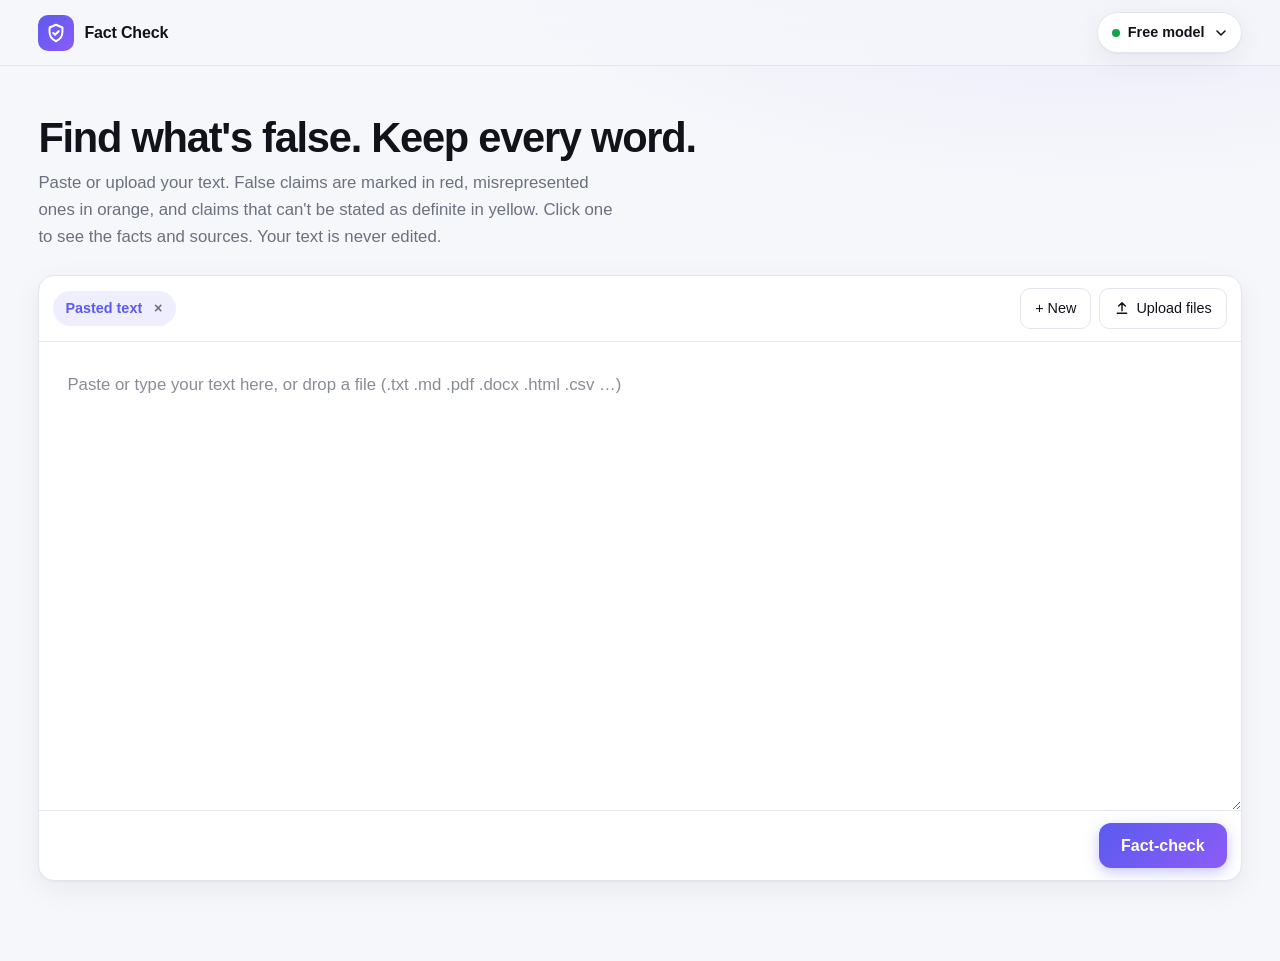
<file: index.html>
<!doctype html>
<html lang="en">
<head>
<meta charset="utf-8">
<meta name="viewport" content="width=device-width, initial-scale=1">
<meta name="theme-color" content="#6366f1">
<title>Fact Check</title>
<link rel="stylesheet" href="style.css">
</head>
<body>
<header class="topbar">
  <div class="brand">
    <svg class="logo" viewBox="0 0 24 24" width="22" height="22" fill="none" stroke="currentColor" stroke-width="2.2" stroke-linecap="round" stroke-linejoin="round" aria-hidden="true"><path d="M12 3l7 3v5c0 4.5-3 8.2-7 10-4-1.8-7-5.5-7-10V6l7-3z"/><path d="M9 12l2 2 4-4"/></svg>
    <span>Fact Check</span>
  </div>
  <button id="engine" class="engine" type="button" aria-haspopup="dialog" title="Choose the AI that checks your text">
    <span class="dot" aria-hidden="true"></span>
    <span id="engine-label">Free model</span>
    <svg viewBox="0 0 24 24" width="16" height="16" fill="none" stroke="currentColor" stroke-width="2.4" stroke-linecap="round" stroke-linejoin="round" aria-hidden="true"><path d="M6 9l6 6 6-6"/></svg>
  </button>
</header>

<main>
  <section class="hero">
    <h1>Find what's false. Keep every word.</h1>
    <p>Paste or upload your text. False claims are marked in red, misrepresented ones in orange, and claims that can't be stated as definite in yellow. Click one to see the facts and sources. Your text is never edited.</p>
  </section>

  <section class="editor" aria-label="Text to check">
    <div class="editor-head">
      <div id="tabs" class="tabs" role="tablist"></div>
      <div class="actions">
        <button id="add-doc" class="ghost" type="button" title="New blank text">+ New</button>
        <button id="upload" class="ghost" type="button">
          <svg viewBox="0 0 24 24" width="16" height="16" fill="none" stroke="currentColor" stroke-width="2.2" stroke-linecap="round" stroke-linejoin="round" aria-hidden="true"><path d="M12 16V4M7 9l5-5 5 5M5 20h14"/></svg>
          Upload files
        </button>
        <input id="file" type="file" multiple hidden accept=".txt,.md,.markdown,.csv,.tsv,.json,.html,.htm,.xml,.log,.pdf,.docx">
      </div>
    </div>

    <div id="drop" class="drop">
      <textarea id="input" placeholder="Paste or type your text here, or drop a file (.txt .md .pdf .docx .html .csv …)" spellcheck="false" autofocus></textarea>
      <div id="review" class="review" hidden></div>
    </div>

    <div id="suggestions" class="suggestions" hidden>
      <div class="suggestions-head">Google Search suggestions</div>
      <div id="suggestions-list"></div>
    </div>

    <div id="legend" class="legend" hidden>
      <span class="key" data-verdict="false"><i aria-hidden="true"></i>False</span>
      <span class="key" data-verdict="misleading"><i aria-hidden="true"></i>Misrepresented</span>
      <span class="key" data-verdict="unverified"><i aria-hidden="true"></i>Can't be said definitely</span>
    </div>

    <div class="editor-foot">
      <span id="status" role="status"></span>
      <button id="edit" class="ghost" type="button" hidden>Edit text</button>
      <button id="check" class="primary" type="button">Fact-check</button>
    </div>
  </section>
</main>

<dialog id="settings" aria-labelledby="settings-title">
  <form method="dialog" class="sheet">
    <div class="sheet-head">
      <h2 id="settings-title">AI engine</h2>
      <button class="icon" value="close" aria-label="Close">×</button>
    </div>

    <label class="field">
      <span>AI provider</span>
      <select id="provider"></select>
    </label>

    <p id="provider-note" class="note"></p>

    <div class="panel" id="panel-key" hidden>
      <label class="field" id="url-field" hidden>
        <span>API address</span>
        <input id="custom-url" type="text" placeholder="https://your-server/v1" autocomplete="off" spellcheck="false">
      </label>
      <label class="field">
        <span id="key-label">API key</span>
        <input id="key" type="password" placeholder="Paste your key" autocomplete="off" spellcheck="false">
      </label>
      <label class="check"><input id="remember" type="checkbox"> Remember key on this device</label>
      <div class="search-option" id="search-field" hidden>
        <label class="check"><input id="web-search" type="checkbox"> Search the web for real sources</label>
        <span id="search-hint" class="hint"></span>
      </div>
      <div class="field">
        <span>Model</span>
        <span class="row">
          <input id="model" type="text" placeholder="Search, or type a model name" autocomplete="off" spellcheck="false" aria-label="Model">
          <button id="load-models" class="ghost" type="button" title="List the models your key can use">Load my models</button>
        </span>
        <div id="model-menu" class="menu" role="listbox" aria-label="Models"></div>
        <span class="hint">Recently used first, then the models most likely to get facts right. The ranking is a rule of thumb (bigger, newer models tend to be more accurate), not a benchmark.</span>
      </div>
      <p id="key-hint" class="hint"></p>
    </div>

    <div class="panel" id="panel-ollama" hidden>
      <label class="field">
        <span>Ollama address</span>
        <input id="ollama-url" type="text" placeholder="http://localhost:11434" autocomplete="off" spellcheck="false">
      </label>
      <label class="field">
        <span>Model</span>
        <span class="row">
          <select id="ollama-model"></select>
          <button id="detect-ollama" class="ghost" type="button">Detect models</button>
        </span>
      </label>
      <p class="hint">Install <a href="https://ollama.com" target="_blank" rel="noopener">Ollama</a>, run <code>ollama pull llama3.1</code>, then start it with <code>OLLAMA_ORIGINS=* ollama serve</code>. Optional: nothing else needs it.</p>
    </div>

    <p id="settings-status" class="settings-status" role="status"></p>
    <div class="sheet-foot"><button class="primary" value="done">Done</button></div>
  </form>
</dialog>

<div id="bubble" class="bubble" role="dialog" aria-labelledby="bubble-label" hidden>
  <div id="bubble-label" class="bubble-label">Corrected fact</div>
  <p id="bubble-correction" class="bubble-correction"></p>
  <p id="bubble-why" class="bubble-why"></p>
  <div class="bubble-sources">
    <div class="bubble-sources-head">Sources</div>
    <ul id="bubble-sources"></ul>
    <p id="bubble-sources-note" class="bubble-sources-note"></p>
  </div>
</div>

<script src="core.js"></script>
<script src="app.js"></script>
</body>
</html>
</file>
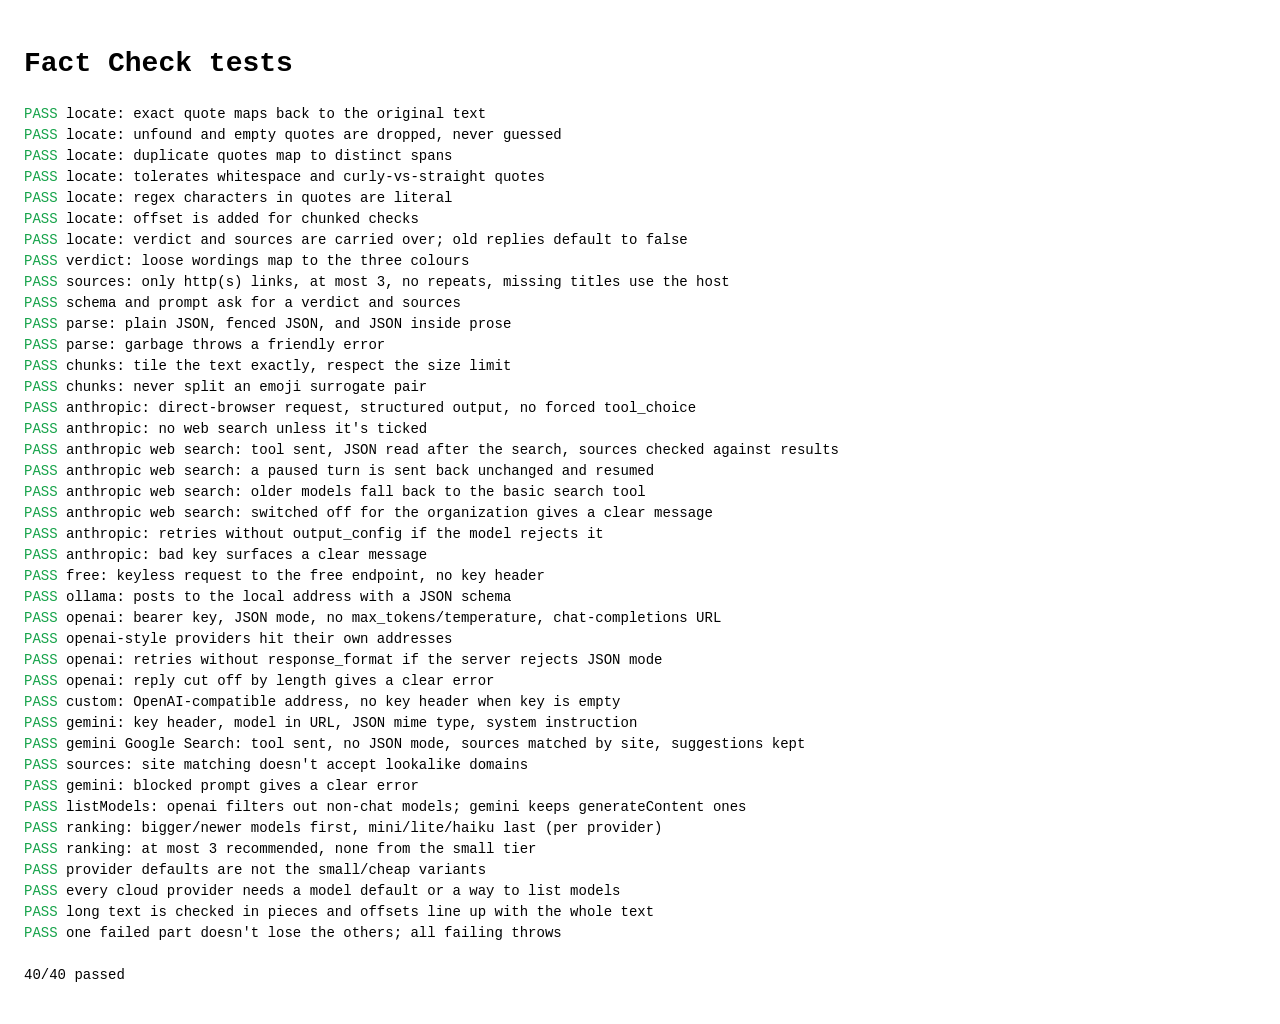
<file: tests.html>
<!doctype html>
<html lang="en">
<head>
<meta charset="utf-8">
<title>Fact Check tests</title>
<style>
  body { font: 14px/1.5 ui-monospace, Menlo, monospace; padding: 16px; }
  .pass { color: #16a34a; } .fail { color: #dc2626; font-weight: 700; }
</style>
</head>
<body>
<h1>Fact Check tests</h1>
<pre id="out"></pre>
<script src="core.js"></script>
<script>
(async () => {
  const C = window.FactCore;
  const out = document.getElementById("out");
  let failed = 0, total = 0;
  const eq = (a, b) => JSON.stringify(a) === JSON.stringify(b);
  async function test(name, fn) {
    total++;
    try { await fn(); out.insertAdjacentHTML("beforeend", `<span class="pass">PASS</span> ${name}\n`); }
    catch (e) { failed++; out.insertAdjacentHTML("beforeend", `<span class="fail">FAIL</span> ${name}: ${e.message}\n`); }
  }
  const ok = (cond, msg) => { if (!cond) throw new Error(msg || "assertion failed"); };

  await test("locate: exact quote maps back to the original text", () => {
    const text = "Paris is the capital of Germany. Water boils at 100C.";
    const { located, dropped } = C.locateClaims(text, [{ quote: "capital of Germany", correction: "France" }]);
    ok(dropped === 0 && text.slice(located[0].start, located[0].end) === "capital of Germany");
  });
  await test("locate: unfound and empty quotes are dropped, never guessed", () => {
    const r = C.locateClaims("Hello world", [{ quote: "Goodbye" }, { quote: "" }]);
    ok(r.located.length === 0 && r.dropped === 2);
  });
  await test("locate: duplicate quotes map to distinct spans", () => {
    const r = C.locateClaims("It is 5 miles. Really, it is 5 miles.", [{ quote: "it is 5 miles" }, { quote: "It is 5 miles" }]);
    ok(eq(r.located.map((c) => [c.start, c.end]), [[0, 13], [23, 36]]), JSON.stringify(r.located));
  });
  await test("locate: tolerates whitespace and curly-vs-straight quotes", () => {
    const text = "The sun orbits\nthe Earth. She said “hello” and it’s fine.";
    const r = C.locateClaims(text, [{ quote: "sun orbits the Earth" }, { quote: 'said "hello" and it\'s fine' }]);
    ok(r.located.length === 2 && r.dropped === 0, JSON.stringify(r));
    ok(text.slice(r.located[0].start, r.located[0].end) === "sun orbits\nthe Earth");
  });
  await test("locate: regex characters in quotes are literal", () => {
    const text = "Is it (really) 2+2=5? Yes.";
    const r = C.locateClaims(text, [{ quote: "(really) 2+2=5?" }]);
    ok(r.located.length === 1 && text.slice(r.located[0].start, r.located[0].end) === "(really) 2+2=5?");
  });
  await test("locate: offset is added for chunked checks", () => {
    const r = C.locateClaims("abc def", [{ quote: "def" }], 100);
    ok(r.located[0].start === 104 && r.located[0].end === 107);
  });
  await test("locate: verdict and sources are carried over; old replies default to false", () => {
    const text = "Paris is in Germany. Coffee doubles your lifespan. Shakespeare wrote exactly 39 plays.";
    const r = C.locateClaims(text, [
      { quote: "in Germany", correction: "France" },
      { quote: "doubles your lifespan", verdict: "misleading", correction: "x", sources: [{ title: "WHO", url: "https://www.who.int/" }] },
      { quote: "exactly 39 plays", verdict: "unverified", correction: "y", sources: [] },
    ]);
    ok(eq(r.located.map((c) => c.verdict), ["false", "misleading", "unverified"]), JSON.stringify(r.located));
    ok(eq(r.located[1].sources, [{ title: "WHO", url: "https://www.who.int/" }]));
    ok(eq(r.located[0].sources, []) && eq(r.located[2].sources, []));
  });
  await test("verdict: loose wordings map to the three colours", () => {
    ok(C.normalizeVerdict("Misrepresented") === "misleading" && C.normalizeVerdict("missing context") === "misleading");
    ok(C.normalizeVerdict("disputed") === "unverified" && C.normalizeVerdict("Can't be stated definitively") === "unverified");
    ok(C.normalizeVerdict("FALSE") === "false" && C.normalizeVerdict(undefined) === "false" && C.normalizeVerdict("significant error") === "false");
  });
  await test("sources: only http(s) links, at most 3, no repeats, missing titles use the host", () => {
    const s = C.cleanSources([
      { title: "Bad", url: "javascript:alert(1)" }, { title: "Data", url: "data:text/html,hi" }, { title: "Rel", url: "/wiki/x" },
      { title: "", url: "https://www.britannica.com/place/Paris" }, "https://en.wikipedia.org/wiki/Paris",
      { title: "Dup", url: "https://en.wikipedia.org/wiki/Paris" }, { title: "Gov", url: "http://example.gov/a" }, { title: "Fourth", url: "https://x.org" },
    ]);
    ok(eq(s.map((x) => x.url), ["https://www.britannica.com/place/Paris", "https://en.wikipedia.org/wiki/Paris", "http://example.gov/a"]), JSON.stringify(s));
    ok(s[0].title === "britannica.com" && s[1].title === "en.wikipedia.org");
    ok(eq(C.cleanSources(undefined), []) && eq(C.cleanSources("https://x.org"), []));
  });
  await test("schema and prompt ask for a verdict and sources", () => {
    const item = C.SCHEMA.properties.claims.items;
    ok(eq(item.properties.verdict.enum, ["false", "misleading", "unverified"]) && item.required.includes("sources"));
    ok(/misleading/.test(C.SYSTEM_PROMPT) && /unverified/.test(C.SYSTEM_PROMPT) && /Never invent a URL/.test(C.SYSTEM_PROMPT));
  });
  await test("parse: plain JSON, fenced JSON, and JSON inside prose", () => {
    const body = '{"claims":[{"quote":"a","correction":"b","explanation":"c"}]}';
    ok(C.parseClaims(body).length === 1);
    ok(C.parseClaims("```json\n" + body + "\n```").length === 1);
    ok(C.parseClaims("Here you go: " + body + " Hope that helps").length === 1);
    ok(C.parseClaims('{"claims":[]}').length === 0);
  });
  await test("parse: garbage throws a friendly error", () => {
    let threw = false;
    try { C.parseClaims("no json here"); } catch (e) { threw = /expected format/.test(e.message); }
    ok(threw);
  });
  await test("chunks: tile the text exactly, respect the size limit", () => {
    const text = ("Sentence number one. ".repeat(40) + "\n\n").repeat(6);
    const chunks = C.splitChunks(text, 1000);
    ok(chunks[0].start === 0 && chunks[chunks.length - 1].end === text.length);
    ok(chunks.every((c, i) => c.end - c.start <= 1000 && (i === 0 || c.start === chunks[i - 1].end)));
    ok(chunks.length > 1);
  });
  await test("chunks: never split an emoji surrogate pair", () => {
    const text = "😀".repeat(100);
    const chunks = C.splitChunks(text, 11);
    ok(chunks.every((c) => text.slice(c.start, c.end).length % 2 === 0));
  });

  // ---- request shapes, with fetch stubbed ----
  const realFetch = window.fetch;
  function stubFetch(handler) {
    const calls = [];
    window.fetch = async (url, opts) => {
      const body = opts && opts.body ? JSON.parse(opts.body) : null;
      calls.push({ url, headers: Object.assign({}, opts && opts.headers), body });
      const res = handler(url, body, calls.length);
      return { ok: res.status === undefined, status: res.status || 200, json: async () => res.json };
    };
    return calls;
  }
  const claimJson = (quote) => JSON.stringify({ claims: [{ quote, correction: "fixed", explanation: "because" }] });

  await test("anthropic: direct-browser request, structured output, no forced tool_choice", async () => {
    const calls = stubFetch(() => ({ json: { stop_reason: "end_turn", content: [{ type: "text", text: claimJson("Germany") }] } }));
    const r = await C.checkText("Paris is in Germany.", C.engineFor("anthropic", { key: "sk-ant-x", model: "claude-opus-5-5" }));
    const c = calls[0];
    ok(c.url === "https://api.anthropic.com/v1/messages");
    ok(c.headers["x-api-key"] === "sk-ant-x" && c.headers["anthropic-dangerous-direct-browser-access"] === "true");
    ok(c.body.model === "claude-opus-5-5" && !("tool_choice" in c.body));
    ok(c.body.output_config.format.type === "json_schema");
    ok(r.claims.length === 1 && r.claims[0].start === 12 && r.claims[0].verdict === "false");
  });
  await test("anthropic: no web search unless it's ticked", async () => {
    const calls = stubFetch(() => ({ json: { stop_reason: "end_turn", content: [{ type: "text", text: '{"claims":[]}' }] } }));
    await C.checkText("hello there", C.engineFor("anthropic", { key: "k" }));
    ok(!("tools" in calls[0].body) && calls[0].body.system === C.SYSTEM_PROMPT);
    ok(C.engineFor("openai", { key: "k", webSearch: true }).webSearch === false, "only Claude can search");
  });
  const searchReply = (extra) => ({ json: Object.assign({ stop_reason: "end_turn", usage: { server_tool_use: { web_search_requests: 2 } }, content: [
    { type: "text", text: "I'll check {this} first." },
    { type: "server_tool_use", id: "srv1", name: "web_search", input: { query: "capital of Australia" } },
    { type: "web_search_tool_result", tool_use_id: "srv1", content: [
      { type: "web_search_result", url: "https://en.wikipedia.org/wiki/Canberra", title: "Canberra - Wikipedia", encrypted_content: "x" }] },
    { type: "text", text: '{"claims":[{"quote":"Sydney","verdict":"false","correction":"Canberra.","explanation":"e","sources":[' },
    { type: "text", text: '{"title":"Canberra","url":"https://www.en.wikipedia.org/wiki/Canberra/"},{"title":"Made up","url":"https://example.com/nope"},{"title":"Cited","url":"https://www.australia.gov.au/"}]}]}',
      citations: [{ type: "web_search_result_location", url: "https://australia.gov.au", title: "Gov", cited_text: "..." }] },
  ] }, extra || {}) });
  await test("anthropic web search: tool sent, JSON read after the search, sources checked against results", async () => {
    const calls = stubFetch(() => searchReply());
    const r = await C.checkText("The capital is Sydney.", C.engineFor("anthropic", { key: "k", model: "claude-opus-5-5", webSearch: true }));
    const b = calls[0].body;
    ok(eq(b.tools, [{ type: "web_search_20260209", name: "web_search", max_uses: C.MAX_SEARCHES }]), JSON.stringify(b.tools));
    ok(!("output_config" in b) && b.system === C.SEARCH_PROMPT);
    ok(r.claims.length === 1 && r.claims[0].searched === true && r.searches === 2, JSON.stringify(r));
    ok(eq(r.claims[0].sources.map((x) => x.fromSearch), [true, false, true]), JSON.stringify(r.claims[0].sources));
  });
  await test("anthropic web search: a paused turn is sent back unchanged and resumed", async () => {
    const first = { stop_reason: "pause_turn", usage: { server_tool_use: { web_search_requests: 1 } }, content: [
      { type: "server_tool_use", id: "srv0", name: "web_search", input: { query: "q" } },
      { type: "web_search_tool_result", tool_use_id: "srv0", content: [{ type: "web_search_result", url: "https://www.australia.gov.au/", title: "Gov" }] }] };
    const calls = stubFetch((u, body, n) => n === 1 ? { json: first } : searchReply());
    const r = await C.checkText("The capital is Sydney.", C.engineFor("anthropic", { key: "k", webSearch: true }));
    ok(calls.length === 2 && calls[1].body.messages.length === 2);
    ok(calls[1].body.messages[1].role === "assistant" && eq(calls[1].body.messages[1].content, first.content));
    ok(r.searches === 3 && r.claims[0].sources[2].fromSearch === true);
  });
  await test("anthropic web search: older models fall back to the basic search tool", async () => {
    const calls = stubFetch((u, body, n) => n === 1
      ? { status: 400, json: { error: { message: "web_search_20260209 requires allowed_callers direct for this model" } } }
      : searchReply());
    const r = await C.checkText("The capital is Sydney.", C.engineFor("anthropic", { key: "k", model: "claude-haiku-4-5", webSearch: true }));
    ok(calls.length === 2 && calls[1].body.tools[0].type === "web_search_20250305" && r.claims.length === 1);
  });
  await test("anthropic web search: switched off for the organization gives a clear message", async () => {
    stubFetch(() => ({ status: 400, json: { error: { message: "Web search is not enabled for this organization." } } }));
    let msg = "";
    try { await C.checkText("hello there", C.engineFor("anthropic", { key: "k", webSearch: true })); } catch (e) { msg = e.message; }
    ok(/turned off for your Anthropic organization/.test(msg), msg);
  });
  await test("anthropic: retries without output_config if the model rejects it", async () => {
    const calls = stubFetch((url, body, n) => n === 1
      ? { status: 400, json: { error: { message: "output_config.format is not supported for this model" } } }
      : { json: { stop_reason: "end_turn", content: [{ type: "text", text: claimJson("Germany") }] } });
    const r = await C.checkText("Paris is in Germany.", C.engineFor("anthropic", { key: "k", model: "claude-old" }));
    ok(calls.length === 2 && !("output_config" in calls[1].body) && r.claims.length === 1);
  });
  await test("anthropic: bad key surfaces a clear message", async () => {
    stubFetch(() => ({ status: 401, json: { error: { message: "invalid x-api-key" } } }));
    let msg = "";
    try { await C.checkText("hi there", C.engineFor("anthropic", { key: "bad" })); } catch (e) { msg = e.message; }
    ok(/key was rejected/.test(msg), msg);
  });
  await test("free: keyless request to the free endpoint, no key header", async () => {
    const calls = stubFetch(() => ({ json: { choices: [{ message: { content: claimJson("Germany") } }] } }));
    const r = await C.checkText("Paris is in Germany.", C.engineFor("free"));
    ok(calls[0].url === "https://text.pollinations.ai/openai");
    ok(!("x-api-key" in calls[0].headers) && calls[0].body.model === C.FREE_MODEL);
    ok(r.claims.length === 1);
  });
  await test("ollama: posts to the local address with a JSON schema", async () => {
    const calls = stubFetch(() => ({ json: { message: { content: claimJson("Germany") } } }));
    const r = await C.checkText("Paris is in Germany.", C.engineFor("ollama", { base: "http://localhost:11434/", model: "llama3.1" }));
    ok(calls[0].url === "http://localhost:11434/api/chat" && calls[0].body.model === "llama3.1");
    ok(calls[0].body.stream === false && calls[0].body.format.type === "object" && r.claims.length === 1);
  });

  await test("openai: bearer key, JSON mode, no max_tokens/temperature, chat-completions URL", async () => {
    const calls = stubFetch(() => ({ json: { choices: [{ message: { content: claimJson("Germany") }, finish_reason: "stop" }] } }));
    const r = await C.checkText("Paris is in Germany.", C.engineFor("openai", { key: "sk-oai", model: "gpt-4o-mini" }));
    const c = calls[0];
    ok(c.url === "https://api.openai.com/v1/chat/completions" && c.headers.authorization === "Bearer sk-oai");
    ok(c.body.model === "gpt-4o-mini" && c.body.response_format.type === "json_object");
    ok(!("max_tokens" in c.body) && !("temperature" in c.body));
    ok(r.claims.length === 1 && r.claims[0].start === 12);
  });
  await test("openai-style providers hit their own addresses", async () => {
    const want = { mistral: "https://api.mistral.ai/v1/chat/completions", groq: "https://api.groq.com/openai/v1/chat/completions",
      openrouter: "https://openrouter.ai/api/v1/chat/completions", xai: "https://api.x.ai/v1/chat/completions",
      deepseek: "https://api.deepseek.com/chat/completions" };
    for (const [id, url] of Object.entries(want)) {
      const calls = stubFetch(() => ({ json: { choices: [{ message: { content: '{"claims":[]}' } }] } }));
      await C.checkText("hello there", C.engineFor(id, { key: "k" }));
      ok(calls[0].url === url, id + " -> " + calls[0].url);
    }
  });
  await test("openai: retries without response_format if the server rejects JSON mode", async () => {
    const calls = stubFetch((u, b, n) => n === 1
      ? { status: 400, json: { error: { message: "response_format json_object is not supported" } } }
      : { json: { choices: [{ message: { content: claimJson("Germany") } }] } });
    const r = await C.checkText("Paris is in Germany.", C.engineFor("openai", { key: "k", model: "x" }));
    ok(calls.length === 2 && !("response_format" in calls[1].body) && r.claims.length === 1);
  });
  await test("openai: reply cut off by length gives a clear error", async () => {
    stubFetch(() => ({ json: { choices: [{ message: { content: "{" }, finish_reason: "length" }] } }));
    let msg = "";
    try { await C.checkText("hello there", C.engineFor("openai", { key: "k", model: "x" })); } catch (e) { msg = e.message; }
    ok(/cut off/.test(msg), msg);
  });
  await test("custom: OpenAI-compatible address, no key header when key is empty", async () => {
    const calls = stubFetch(() => ({ json: { choices: [{ message: { content: claimJson("Germany") } }] } }));
    const r = await C.checkText("Paris is in Germany.", C.engineFor("custom", { base: "http://localhost:1234/v1/", model: "local-model" }));
    ok(calls[0].url === "http://localhost:1234/v1/chat/completions" && !("authorization" in calls[0].headers));
    ok(r.claims.length === 1);
  });
  await test("gemini: key header, model in URL, JSON mime type, system instruction", async () => {
    const calls = stubFetch(() => ({ json: { candidates: [{ content: { parts: [{ text: "thinking...", thought: true }, { text: claimJson("Germany") }] }, finishReason: "STOP" }] } }));
    const r = await C.checkText("Paris is in Germany.", C.engineFor("gemini", { key: "AIza-x", model: "models/gemini-2.5-flash" }));
    const c = calls[0];
    ok(c.url === "https://generativelanguage.googleapis.com/v1beta/models/gemini-2.5-flash:generateContent", c.url);
    ok(c.headers["x-goog-api-key"] === "AIza-x" && c.body.generationConfig.responseMimeType === "application/json");
    ok(c.body.systemInstruction.parts[0].text === C.SYSTEM_PROMPT && r.claims.length === 1);
  });
  await test("gemini Google Search: tool sent, no JSON mode, sources matched by site, suggestions kept", async () => {
    const redirect = "https://vertexaisearch.cloud.google.com/grounding-api-redirect/AbC123";
    const answer = JSON.stringify({ claims: [{ quote: "Sydney", verdict: "false", correction: "Canberra.", explanation: "e", sources: [
      { title: "Canberra - Wikipedia", url: "https://en.wikipedia.org/wiki/Canberra" },
      { title: "Grounded link", url: redirect },
      { title: "Made up", url: "https://example.com/x" },
      { title: "Lookalike", url: "https://notwikipedia.org/x" }] }] });
    const calls = stubFetch(() => ({ json: { candidates: [{ finishReason: "STOP",
      content: { parts: [{ text: "Here is the result:\n" + answer }] },
      groundingMetadata: {
        webSearchQueries: ["capital of australia", "canberra capital"],
        searchEntryPoint: { renderedContent: "<div class=chips>canberra</div>" },
        groundingChunks: [{ web: { uri: redirect, title: "wikipedia.org" } }, { web: { uri: "https://vertexaisearch.cloud.google.com/grounding-api-redirect/Z", title: "britannica.com" } }],
      } }] } }));
    const r = await C.checkText("The capital is Sydney.", C.engineFor("gemini", { key: "k", model: "gemini-2.5-pro", webSearch: true }));
    const b = calls[0].body;
    ok(eq(b.tools, [{ google_search: {} }]) && !("generationConfig" in b), JSON.stringify(b));
    ok(b.systemInstruction.parts[0].text === C.GEMINI_SEARCH_PROMPT);
    ok(r.claims.length === 1 && r.searches === 2 && eq(r.suggestions, ["<div class=chips>canberra</div>"]), JSON.stringify(r));
    const src = r.claims[0].sources;
    ok(src.length === 3, "max 3");
    ok(src[0].fromSearch === true && src[0].siteOnly === true, "wikipedia matched by site");
    ok(src[1].fromSearch === true && !src[1].siteOnly, "redirect link matched exactly");
    ok(src[2].fromSearch === false, "unrelated site not marked");
    ok(!C.engineFor("gemini", { key: "k" }).webSearch, "off unless ticked");
  });
  await test("sources: site matching doesn't accept lookalike domains", async () => {
    stubFetch(() => ({ json: { candidates: [{ content: { parts: [{ text: JSON.stringify({ claims: [{ quote: "Sydney", sources: [{ title: "x", url: "https://notwikipedia.org/a" }] }] }) }] },
      groundingMetadata: { groundingChunks: [{ web: { uri: "https://vertexaisearch.cloud.google.com/r/1", title: "wikipedia.org" } }] } }] } }));
    const r = await C.checkText("The capital is Sydney.", C.engineFor("gemini", { key: "k", webSearch: true }));
    ok(r.claims[0].sources[0].fromSearch === false, JSON.stringify(r.claims[0].sources));
  });
  await test("gemini: blocked prompt gives a clear error", async () => {
    stubFetch(() => ({ json: { promptFeedback: { blockReason: "SAFETY" } } }));
    let msg = "";
    try { await C.checkText("hello there", C.engineFor("gemini", { key: "k" })); } catch (e) { msg = e.message; }
    ok(/declined/.test(msg), msg);
  });
  await test("listModels: openai filters out non-chat models; gemini keeps generateContent ones", async () => {
    stubFetch(() => ({ json: { data: [{ id: "gpt-4o" }, { id: "text-embedding-3-small" }, { id: "whisper-1" }, { id: "gpt-4o-mini" }] } }));
    const o = await C.listModels("openai", { key: "k" });
    ok(eq(o.map((m) => m.id), ["gpt-4o", "gpt-4o-mini"]), JSON.stringify(o));
    stubFetch(() => ({ json: { models: [
      { name: "models/gemini-2.5-flash", displayName: "Gemini 2.5 Flash", supportedGenerationMethods: ["generateContent"] },
      { name: "models/embedding-001", supportedGenerationMethods: ["embedContent"] }] } }));
    const g = await C.listModels("gemini", { key: "k" });
    ok(g.length === 1 && g[0].id === "gemini-2.5-flash");
  });
  await test("ranking: bigger/newer models first, mini/lite/haiku last (per provider)", () => {
    const order = (ids) => C.rankModels(ids.map((id) => ({ id, name: id }))).map((m) => m.id);
    ok(eq(order(["claude-haiku-4-5", "claude-sonnet-5-5", "claude-opus-5-5", "claude-opus-4-8"]),
      ["claude-opus-5-5", "claude-opus-4-8", "claude-sonnet-5-5", "claude-haiku-4-5"]), "claude: " + order(["claude-haiku-4-5", "claude-sonnet-5-5", "claude-opus-5-5", "claude-opus-4-8"]));
    const oa = order(["gpt-4o-mini", "o3-mini", "gpt-4o-2024-08-06", "gpt-4o", "gpt-5"]);
    ok(oa[0] === "gpt-5" && oa[1] === "gpt-4o" && oa.indexOf("gpt-4o") < oa.indexOf("gpt-4o-mini") && oa.indexOf("gpt-4o") < oa.indexOf("gpt-4o-2024-08-06") && oa[oa.length - 1] === "o3-mini", "openai: " + oa);
    ok(eq(order(["gemini-2.5-flash-lite", "gemini-2.5-flash", "gemini-2.5-pro"]), ["gemini-2.5-pro", "gemini-2.5-flash", "gemini-2.5-flash-lite"]));
    ok(eq(order(["llama-3.1-8b-instant", "llama-3.3-70b-versatile"]), ["llama-3.3-70b-versatile", "llama-3.1-8b-instant"]));
    ok(eq(order(["mistral-small-latest", "mistral-large-latest"]), ["mistral-large-latest", "mistral-small-latest"]));
    ok(order(["gemini-2.0-pro-exp", "gemini-2.5-pro"])[0] === "gemini-2.5-pro", "experimental ranks below stable");
  });
  await test("ranking: at most 3 recommended, none from the small tier", () => {
    const r = C.rankModels(["a-mini", "claude-opus-5-5", "claude-opus-4-8", "gpt-5", "gemini-2.5-pro", "x-lite"].map((id) => ({ id, name: id })));
    ok(r.filter((m) => m.recommended).length === 3);
    ok(r.filter((m) => m.recommended).every((m) => !/(^|[^a-z])mini(?![a-z])|lite/.test(m.id)));
  });
  await test("provider defaults are not the small/cheap variants", () => {
    for (const p of C.PROVIDERS.filter((p) => p.group === "cloud" && p.defaultModel)) {
      ok(!/(^|[^a-z])mini(?![a-z])|lite|small|haiku|instant/.test(p.defaultModel), p.id + " -> " + p.defaultModel);
    }
  });
  await test("every cloud provider needs a model default or a way to list models", () => {
    for (const p of C.PROVIDERS) {
      if (p.group === "cloud" && !p.needsUrl) ok(p.defaultModel && p.base || p.api === "anthropic", p.id);
    }
    ok(C.PROVIDERS.every((p, i, a) => a.findIndex((q) => q.id === p.id) === i), "duplicate provider id");
  });
  await test("long text is checked in pieces and offsets line up with the whole text", async () => {
    const filler = "This is a perfectly true sentence about nothing. ".repeat(300);
    const text = filler + "The Moon is made of cheese. " + filler;
    let parts = 0;
    stubFetch((url, body) => {
      parts++;
      const has = body.messages[1].content.includes("made of cheese");
      return { json: { choices: [{ message: { content: has ? claimJson("made of cheese") : '{"claims":[]}' } }] } };
    });
    const r = await C.checkText(text, C.engineFor("free"));
    ok(parts > 1, "expected several parts, got " + parts);
    ok(r.claims.length === 1 && text.slice(r.claims[0].start, r.claims[0].end) === "made of cheese");
  });
  await test("one failed part doesn't lose the others; all failing throws", async () => {
    const text = ("Filler sentence here. ".repeat(500)) + "The Moon is made of cheese.";
    stubFetch((url, body) => body.messages[1].content.includes("cheese")
      ? { json: { choices: [{ message: { content: claimJson("made of cheese") } }] } }
      : { json: { choices: [{ message: { content: "not json" } }] } });
    const r = await C.checkText(text, C.engineFor("free"));
    ok(r.claims.length === 1 && r.failedParts >= 1);
    stubFetch(() => ({ json: { choices: [{ message: { content: "not json" } }] } }));
    let threw = false;
    try { await C.checkText(text, C.engineFor("free")); } catch (_) { threw = true; }
    ok(threw);
  });
  window.fetch = realFetch;

  out.insertAdjacentHTML("beforeend", `\n${total - failed}/${total} passed\n`);
  document.title = failed ? `FAILED ${failed}` : `ALL ${total} PASSED`;
})();
</script>
</body>
</html>
</file>
<file: style.css>
:root {
  --bg: #f6f7fb;
  --surface: #ffffff;
  --fg: #12131a;
  --muted: #6b7080;
  --border: #e3e5ee;
  --accent: #5b5bf0;
  --accent-2: #8b5cf6;
  --accent-fg: #ffffff;
  --accent-soft: rgba(91, 91, 240, 0.1);
  --red: #e11d48;
  --red-bg: rgba(225, 29, 72, 0.14);
  --orange: #c2410c;
  --orange-bg: rgba(234, 88, 12, 0.16);
  --yellow: #ca8a04;
  --yellow-bg: rgba(250, 204, 21, 0.38);
  --yellow-ink: #a16207;
  --mark-active-fg: #ffffff;
  --ok: #16a34a;
  --shadow: 0 1px 2px rgba(18, 19, 26, 0.04), 0 8px 30px rgba(18, 19, 26, 0.06);
  --radius: 16px;
}
:root[data-theme="dark"] { color-scheme: dark; }
@media (prefers-color-scheme: dark) {
  :root {
    --bg: #0d0e14;
    --surface: #161722;
    --fg: #f1f2f8;
    --muted: #9296a8;
    --border: #272938;
    --accent: #7c7cff;
    --accent-fg: #0d0e14;
    --accent-soft: rgba(124, 124, 255, 0.14);
    --red: #fb7185;
    --red-bg: rgba(251, 113, 133, 0.2);
    --orange: #fb923c;
    --orange-bg: rgba(251, 146, 60, 0.22);
    --yellow: #facc15;
    --yellow-bg: rgba(250, 204, 21, 0.2);
    --yellow-ink: #facc15;
    --mark-active-fg: #0d0e14;
    --ok: #4ade80;
    --shadow: 0 1px 2px rgba(0, 0, 0, 0.3), 0 8px 30px rgba(0, 0, 0, 0.35);
    color-scheme: dark;
  }
}

* { box-sizing: border-box; }
html { -webkit-text-size-adjust: 100%; }
body {
  margin: 0;
  min-height: 100vh;
  background:
    radial-gradient(900px 400px at 85% -10%, var(--accent-soft), transparent 70%),
    var(--bg);
  color: var(--fg);
  font: 16px/1.6 ui-sans-serif, -apple-system, BlinkMacSystemFont, "Inter", "Segoe UI", Roboto, sans-serif;
  -webkit-font-smoothing: antialiased;
}
[hidden] { display: none !important; }
a { color: var(--accent); }
code { font: 0.85em ui-monospace, SFMono-Regular, Menlo, monospace; background: var(--accent-soft); padding: 1px 6px; border-radius: 6px; }

/* ---------- top bar ---------- */
.topbar {
  position: sticky;
  top: 0;
  z-index: 5;
  display: flex;
  align-items: center;
  justify-content: space-between;
  gap: 12px;
  padding: 12px clamp(16px, 3vw, 40px);
  background: color-mix(in srgb, var(--bg) 80%, transparent);
  backdrop-filter: saturate(1.4) blur(12px);
  -webkit-backdrop-filter: saturate(1.4) blur(12px);
  border-bottom: 1px solid var(--border);
}
.brand { display: flex; align-items: center; gap: 10px; font-weight: 700; letter-spacing: -0.01em; }
.logo { padding: 7px; box-sizing: content-box; border-radius: 10px; color: #fff; background: linear-gradient(135deg, var(--accent), var(--accent-2)); }

.engine {
  display: inline-flex;
  align-items: center;
  gap: 8px;
  max-width: 60vw;
  padding: 8px 12px 8px 14px;
  border: 1px solid var(--border);
  border-radius: 999px;
  background: var(--surface);
  color: var(--fg);
  font: inherit;
  font-size: 0.9rem;
  font-weight: 600;
  cursor: pointer;
  box-shadow: var(--shadow);
}
.engine:hover { border-color: var(--accent); }
.engine #engine-label { overflow: hidden; text-overflow: ellipsis; white-space: nowrap; }
.dot { width: 8px; height: 8px; border-radius: 50%; background: var(--ok); flex: none; }
.engine[data-kind="anthropic"] .dot { background: var(--accent); }
.engine[data-kind="ollama"] .dot { background: #f59e0b; }

/* ---------- layout ---------- */
main { width: 100%; max-width: 1600px; margin: 0 auto; padding: clamp(20px, 4vw, 48px) clamp(16px, 3vw, 40px) 80px; }
.hero { margin-bottom: 24px; }
.hero h1 { margin: 0 0 8px; font-size: clamp(1.7rem, 4vw, 2.6rem); line-height: 1.15; letter-spacing: -0.03em; }
.hero p { margin: 0; max-width: 62ch; color: var(--muted); font-size: 1.05rem; }

.editor {
  background: var(--surface);
  border: 1px solid var(--border);
  border-radius: var(--radius);
  box-shadow: var(--shadow);
  overflow: hidden;
}
.editor-head { display: flex; flex-wrap: wrap; gap: 10px; align-items: center; justify-content: space-between; padding: 12px 14px; border-bottom: 1px solid var(--border); }
.actions { display: flex; gap: 8px; margin-left: auto; }
.editor-foot { display: flex; align-items: center; gap: 10px; padding: 12px 14px; border-top: 1px solid var(--border); }
#status { flex: 1; min-width: 0; color: var(--muted); font-size: 0.92rem; }
#status.error { color: var(--red); font-weight: 500; }

textarea, .review {
  display: block;
  width: 100%;
  min-height: clamp(280px, 52vh, 720px);
  padding: clamp(16px, 2.4vw, 28px);
  margin: 0;
  border: 0;
  border-radius: 0;
  background: transparent;
  color: var(--fg);
  font: inherit;
  font-size: 1.05rem;
  line-height: 1.75;
  white-space: pre-wrap;
  overflow-wrap: anywhere;
}
textarea { resize: vertical; outline: none; }
textarea::placeholder { color: var(--muted); opacity: 0.8; }
.review { overflow: auto; }
.drop.dragging { outline: 2px dashed var(--accent); outline-offset: -8px; background: var(--accent-soft); }

/* ---------- buttons ---------- */
button { font: inherit; cursor: pointer; }
button:focus-visible, .engine:focus-visible, .tab:focus-visible, mark:focus-visible, select:focus-visible, input:focus-visible {
  outline: 2px solid var(--accent);
  outline-offset: 2px;
}
.primary {
  padding: 10px 22px;
  border: 0;
  border-radius: 12px;
  background: linear-gradient(135deg, var(--accent), var(--accent-2));
  color: #fff;
  font-weight: 600;
  box-shadow: 0 4px 14px rgba(91, 91, 240, 0.35);
  transition: transform 0.08s ease, box-shadow 0.15s ease;
}
.primary:hover { box-shadow: 0 6px 20px rgba(91, 91, 240, 0.45); }
.primary:active { transform: translateY(1px); }
.primary:disabled { opacity: 0.6; cursor: progress; box-shadow: none; }
.ghost {
  display: inline-flex;
  align-items: center;
  gap: 6px;
  padding: 8px 14px;
  border: 1px solid var(--border);
  border-radius: 10px;
  background: var(--surface);
  color: var(--fg);
  font-size: 0.9rem;
  font-weight: 500;
  white-space: nowrap;
}
.ghost:hover { border-color: var(--accent); color: var(--accent); }
.ghost:disabled { opacity: 0.55; cursor: progress; }

/* ---------- tabs ---------- */
.tabs { display: flex; flex-wrap: wrap; gap: 6px; flex: 1 1 200px; min-width: 0; }
.tab {
  display: inline-flex;
  align-items: center;
  gap: 6px;
  max-width: 100%;
  padding: 6px 8px 6px 12px;
  border-radius: 999px;
  background: transparent;
  color: var(--muted);
  font-size: 0.9rem;
  cursor: pointer;
  white-space: nowrap;
}
.tab:hover { background: var(--accent-soft); }
.tab[aria-selected="true"] { background: var(--accent-soft); color: var(--accent); font-weight: 600; }
.tab .name { max-width: 200px; overflow: hidden; text-overflow: ellipsis; }
.tab .count { min-width: 20px; padding: 0 6px; border-radius: 999px; background: var(--red); color: #fff; font-size: 0.75rem; font-weight: 700; text-align: center; }
.tab .close { all: unset; cursor: pointer; width: 20px; height: 20px; line-height: 20px; text-align: center; border-radius: 50%; color: var(--muted); }
.tab .close:hover { background: var(--border); color: var(--fg); }

/* ---------- highlights + bubble ---------- */
/* One colour per verdict: red = false, orange = misrepresented, yellow = can't be said definitely. */
[data-verdict="false"] { --tone: var(--red); --tone-bg: var(--red-bg); --tone-fg: #fff; }
[data-verdict="misleading"] { --tone: var(--orange); --tone-bg: var(--orange-bg); --tone-fg: var(--mark-active-fg); }
[data-verdict="unverified"] { --tone: var(--yellow); --tone-bg: var(--yellow-bg); --tone-fg: #12131a; }

mark.claim {
  background: var(--tone-bg);
  color: inherit;
  border-radius: 4px;
  text-decoration: underline wavy var(--tone);
  text-decoration-thickness: 1.5px;
  text-underline-offset: 4px;
  box-decoration-break: clone;
  -webkit-box-decoration-break: clone;
  cursor: pointer;
  transition: background 0.12s;
}
mark.claim:hover, mark.claim.active { background: var(--tone); color: var(--tone-fg); text-decoration-color: var(--tone-fg); }

.suggestions { padding: 10px 14px 4px; border-top: 1px solid var(--border); }
.suggestions-head { color: var(--muted); font-size: 0.72rem; font-weight: 700; letter-spacing: 0.06em; text-transform: uppercase; }
.suggestion { display: block; width: 100%; height: 52px; margin: 2px 0 4px; border: 0; background: transparent; color-scheme: normal; }
.legend { display: flex; flex-wrap: wrap; gap: 6px 16px; padding: 10px 14px; border-top: 1px solid var(--border); color: var(--muted); font-size: 0.85rem; }
.legend .key { display: inline-flex; align-items: center; gap: 6px; }
.legend i { width: 14px; height: 14px; border-radius: 4px; background: var(--tone-bg); border-bottom: 2px solid var(--tone); }

.bubble {
  position: absolute;
  z-index: 20;
  width: min(360px, calc(100vw - 24px));
  padding: 14px 16px;
  background: var(--surface);
  border: 1px solid var(--border);
  border-left: 4px solid var(--tone, var(--red));
  border-radius: 14px;
  box-shadow: 0 16px 48px rgba(18, 19, 26, 0.22);
  font-size: 0.95rem;
  line-height: 1.5;
}
.bubble-label { color: var(--tone, var(--red)); font-size: 0.72rem; font-weight: 700; letter-spacing: 0.06em; text-transform: uppercase; }
.bubble[data-verdict="unverified"] .bubble-label { color: var(--yellow-ink); }
.bubble-correction { margin: 4px 0 0; font-weight: 600; }
.bubble-why { margin: 6px 0 0; color: var(--muted); }
.bubble-why:empty { display: none; }
.bubble-sources { margin-top: 10px; padding-top: 10px; border-top: 1px solid var(--border); }
.bubble-sources-head { color: var(--muted); font-size: 0.72rem; font-weight: 700; letter-spacing: 0.06em; text-transform: uppercase; }
.bubble-sources ul { margin: 4px 0 0; padding-left: 18px; }
.bubble-sources li { margin: 2px 0; overflow-wrap: anywhere; }
.bubble-sources li.search { list-style: none; margin-left: -18px; margin-top: 6px; font-size: 0.85rem; }
.bubble-sources .host { color: var(--muted); font-size: 0.8rem; }
.bubble-sources .found { color: var(--ok); font-size: 0.78rem; font-weight: 600; white-space: nowrap; }
.search-option { display: flex; flex-direction: column; gap: 4px; }
.search-option .hint { padding-left: 26px; }
.bubble-sources-note { margin: 6px 0 0; color: var(--muted); font-size: 0.75rem; }

/* ---------- settings sheet ---------- */
dialog {
  width: min(520px, calc(100vw - 24px));
  max-height: calc(100vh - 24px);
  overflow-y: auto;
  padding: 0;
  border: 1px solid var(--border);
  border-radius: 20px;
  background: var(--surface);
  color: var(--fg);
  box-shadow: 0 30px 80px rgba(0, 0, 0, 0.35);
}
dialog::backdrop { background: rgba(10, 11, 18, 0.5); backdrop-filter: blur(3px); }
.sheet { display: flex; flex-direction: column; gap: 16px; padding: 20px; margin: 0; }
.sheet-head { display: flex; align-items: center; justify-content: space-between; }
.sheet-head h2 { margin: 0; font-size: 1.15rem; letter-spacing: -0.01em; }
.icon { all: unset; cursor: pointer; width: 32px; height: 32px; line-height: 32px; text-align: center; font-size: 1.4rem; border-radius: 50%; color: var(--muted); }
.icon:hover { background: var(--accent-soft); color: var(--fg); }
.note { margin: 0; padding: 10px 12px; border-radius: 10px; background: var(--accent-soft); font-size: 0.85rem; line-height: 1.5; }
.note:empty { display: none; }
.panel { display: flex; flex-direction: column; gap: 12px; }
.panel p { margin: 0; }
.field { display: flex; flex-direction: column; gap: 6px; font-size: 0.85rem; font-weight: 500; color: var(--muted); min-width: 0; }
.row { display: flex; gap: 8px; flex-wrap: wrap; }
.row select, .row input { flex: 1; min-width: 160px; width: auto; }
input[type="password"], input[type="text"], select {
  width: 100%;
  padding: 10px 12px;
  border: 1px solid var(--border);
  border-radius: 10px;
  background: var(--bg);
  color: var(--fg);
  font: inherit;
  font-size: 0.95rem;
}
.check { display: flex; align-items: center; gap: 8px; font-size: 0.9rem; }
.hint { color: var(--muted); font-size: 0.82rem; line-height: 1.5; }
.settings-status { margin: 0; min-height: 1.2em; font-size: 0.85rem; color: var(--muted); }
.settings-status.error { color: var(--red); }
.sheet-foot { display: flex; justify-content: flex-end; }

/* ---------- small screens ---------- */
@media (max-width: 600px) {
  .editor-foot { flex-wrap: wrap; }
  #status { flex-basis: 100%; order: -1; }
  .editor-foot .primary { flex: 1; }
  .hero p { font-size: 1rem; }
  .actions { width: 100%; }
  .actions .ghost { flex: 1; justify-content: center; }
}

/* ---------- model list ---------- */
.menu { max-height: 220px; overflow-y: auto; border: 1px solid var(--border); border-radius: 12px; background: var(--bg); padding: 4px; }
.menu-head { padding: 8px 10px 4px; font-size: 0.7rem; font-weight: 700; letter-spacing: 0.06em; text-transform: uppercase; color: var(--muted); }
.menu-item {
  display: flex; align-items: center; gap: 8px; width: 100%;
  padding: 8px 10px; border: 0; border-radius: 8px; background: transparent;
  color: var(--fg); font: inherit; font-size: 0.9rem; text-align: left; cursor: pointer;
}
.menu-item:hover { background: var(--accent-soft); }
.menu-item[aria-selected="true"] { background: var(--accent-soft); color: var(--accent); font-weight: 600; }
.menu-item .label { flex: 1; min-width: 0; overflow: hidden; text-overflow: ellipsis; white-space: nowrap; }
.menu-item .id { color: var(--muted); font-size: 0.78rem; font-weight: 400; }
.menu-item .tick { width: 16px; flex: none; color: var(--accent); }
.badge { flex: none; padding: 1px 8px; border-radius: 999px; background: var(--accent-soft); color: var(--accent); font-size: 0.68rem; font-weight: 700; }
.menu-empty { padding: 12px 10px; color: var(--muted); font-size: 0.85rem; }
</file>
